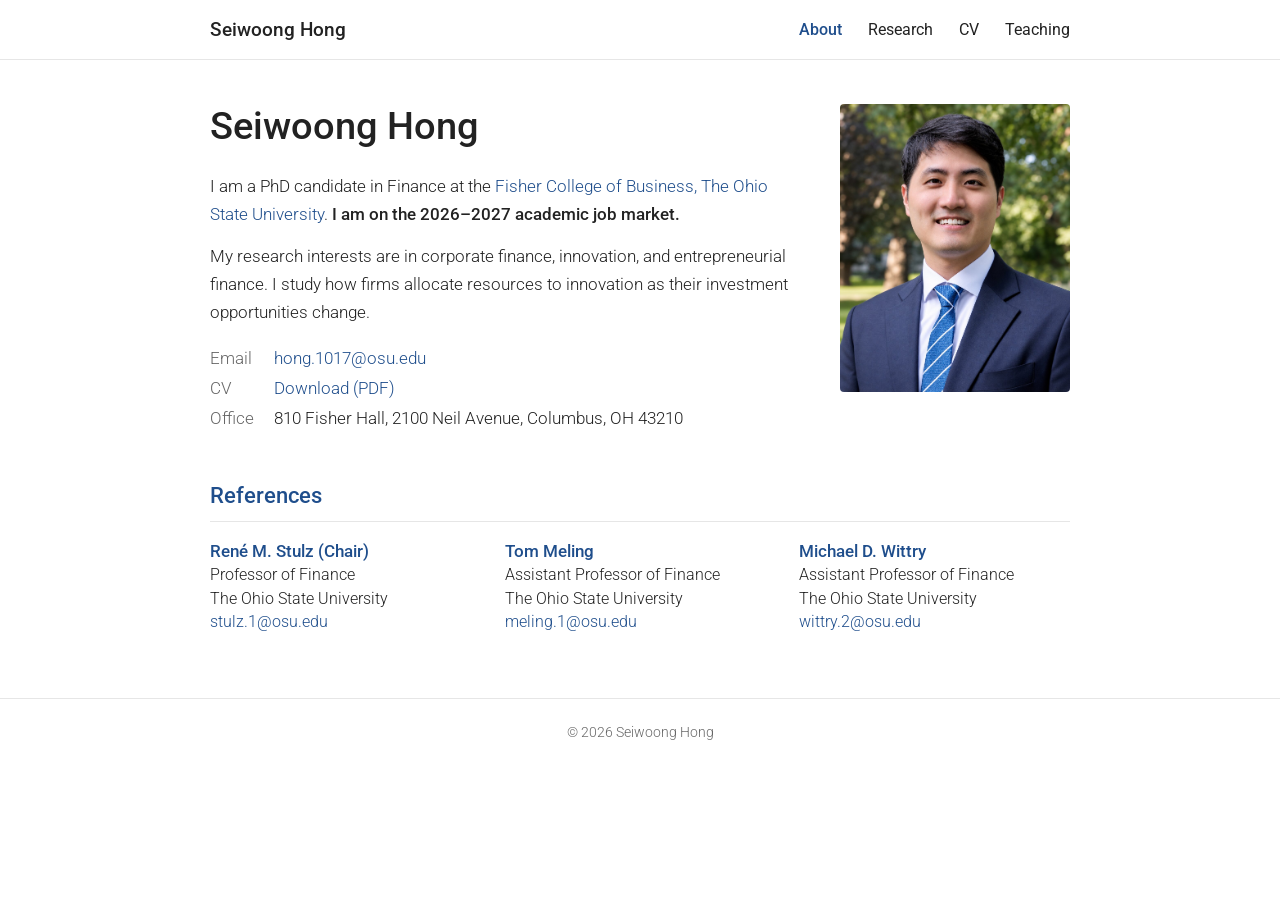
<file: index.html>
<!doctype html>
<html lang="en">
<head>
  <meta charset="utf-8">
  <meta name="viewport" content="width=device-width, initial-scale=1">
  <title>Seiwoong Hong | PhD Candidate in Finance, The Ohio State University</title>
  <meta name="description" content="Seiwoong Hong is a PhD candidate in Finance at the Fisher College of Business, The Ohio State University, on the 2026–2027 academic job market. Research in corporate finance and innovation.">
  <meta name="author" content="Seiwoong Hong">
  <link rel="canonical" href="https://seiwoonghong.com/">
  <meta property="og:title" content="Seiwoong Hong">
  <meta property="og:description" content="PhD Candidate in Finance, The Ohio State University. On the 2026–2027 academic job market.">
  <meta property="og:url" content="https://seiwoonghong.com/">
  <meta property="og:type" content="profile">
  <script type="application/ld+json">
  {
    "@context": "https://schema.org",
    "@type": "Person",
    "name": "Seiwoong Hong",
    "url": "https://seiwoonghong.com/",
    "email": "mailto:hong.1017@osu.edu",
    "jobTitle": "PhD Candidate in Finance",
    "affiliation": {"@type": "CollegeOrUniversity", "name": "Fisher College of Business, The Ohio State University"},
    "knowsAbout": ["Corporate Finance", "Innovation", "Patents", "Entrepreneurial Finance"]
  }
  </script>
  <link rel="preconnect" href="https://fonts.googleapis.com">
  <link rel="preconnect" href="https://fonts.gstatic.com" crossorigin>
  <link href="https://fonts.googleapis.com/css2?family=Roboto:wght@300;400;500&display=swap" rel="stylesheet">
  <link rel="stylesheet" href="style.css">
</head>
<body>
<header>
  <nav class="nav">
    <a class="brand" href="./">Seiwoong Hong</a>
    <ul>
      <li><a class="active" href="./">About</a></li>
      <li><a href="research.html">Research</a></li>
      <li><a href="cv.html">CV</a></li>
      <li><a href="teaching.html">Teaching</a></li>
    </ul>
  </nav>
</header>

<main>
  <div class="profile">
    <!-- 프로필 사진을 assets/profile.jpg 로 저장하세요 (세로 4:5 또는 정사각형) -->
    <img src="assets/profile.jpg" alt="Seiwoong Hong">
  </div>

  <h1>Seiwoong Hong</h1>

  <p>I am a PhD candidate in Finance at the <a href="https://fisher.osu.edu/">Fisher College of Business, The Ohio State University</a>. <strong>I am on the 2026–2027 academic job market.</strong></p>

  <p>My research interests are in corporate finance, innovation, and entrepreneurial finance. I study how firms allocate resources to innovation as their investment opportunities change.</p>

  <div class="contact">
    <div><span class="label">Email</span><a href="mailto:hong.1017@osu.edu">hong.1017@osu.edu</a></div>
    <div><span class="label">CV</span><a href="assets/CV_SeiwoongHong.pdf">Download (PDF)</a></div>
    <div><span class="label">Office</span>810 Fisher Hall, 2100 Neil Avenue, Columbus, OH 43210</div>
  </div>

  <div class="clear"></div>

  <h2>References</h2>
  <div class="refs">
    <div><strong><a href="https://fisher.osu.edu/people/stulz.1">René M. Stulz (Chair)</a></strong>Professor of Finance<br>The Ohio State University<br><a href="mailto:stulz.1@osu.edu">stulz.1@osu.edu</a></div>
    <div><strong><a href="https://fisher.osu.edu/people/meling.1">Tom Meling</a></strong>Assistant Professor of Finance<br>The Ohio State University<br><a href="mailto:meling.1@osu.edu">meling.1@osu.edu</a></div>
    <div><strong><a href="https://fisher.osu.edu/people/wittry.2">Michael D. Wittry</a></strong>Assistant Professor of Finance<br>The Ohio State University<br><a href="mailto:wittry.2@osu.edu">wittry.2@osu.edu</a></div>
  </div>
</main>

<footer>© 2026 Seiwoong Hong</footer>
</body>
</html>
</file>
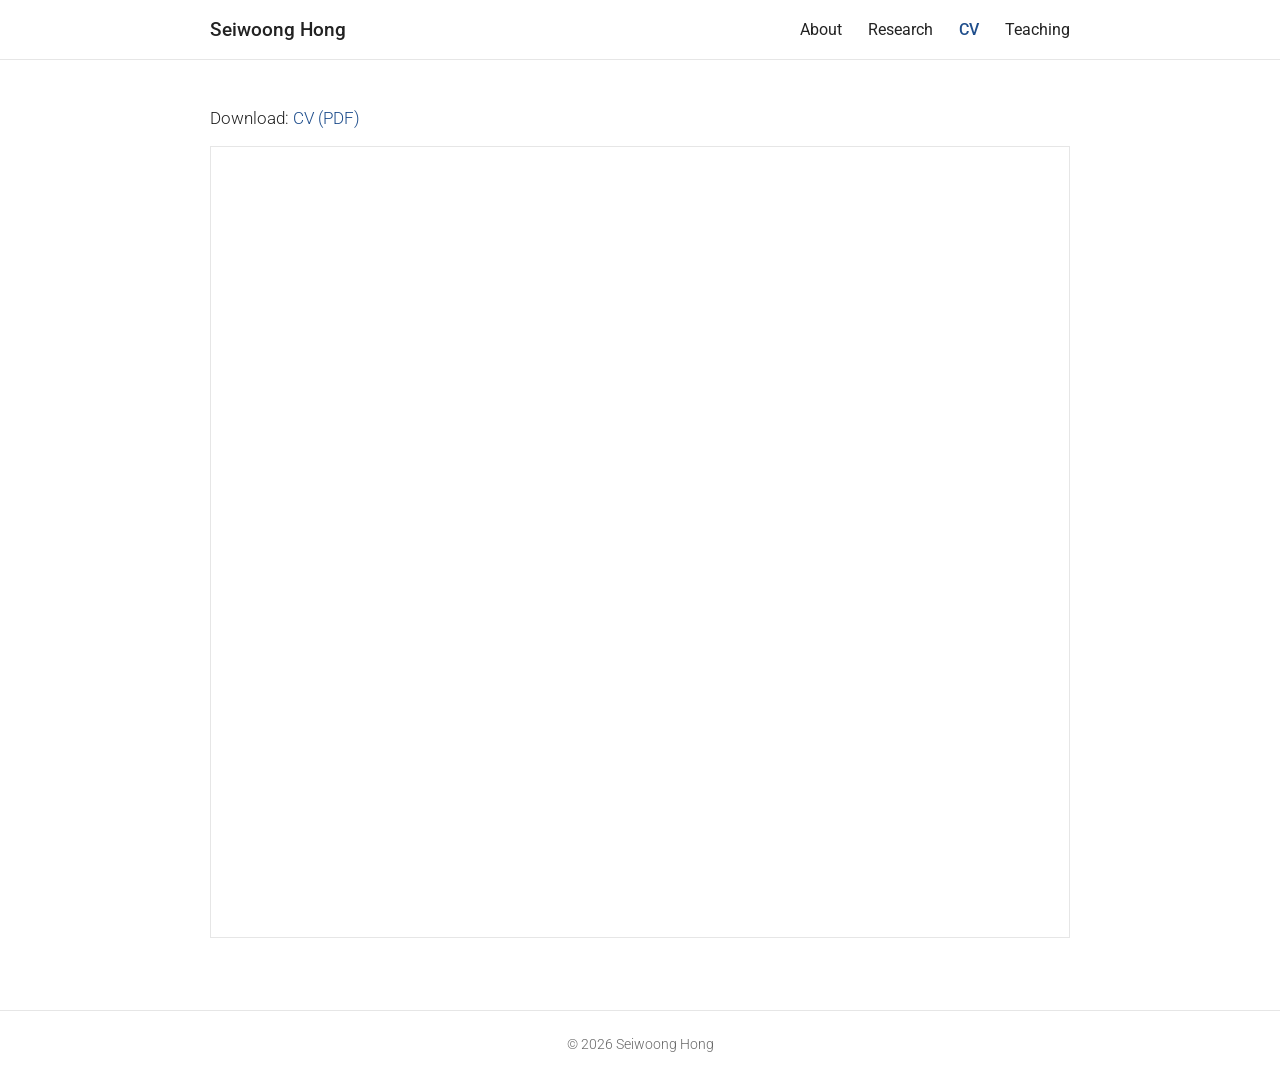
<file: cv.html>
<!doctype html>
<html lang="en">
<head>
  <meta charset="utf-8">
  <meta name="viewport" content="width=device-width, initial-scale=1">
  <title>CV | Seiwoong Hong</title>
  <meta name="description" content="Curriculum vitae of Seiwoong Hong, PhD Candidate in Finance, The Ohio State University.">
  <meta name="author" content="Seiwoong Hong">
  <link rel="canonical" href="https://seiwoonghong.com/cv.html">
  <link rel="preconnect" href="https://fonts.googleapis.com">
  <link rel="preconnect" href="https://fonts.gstatic.com" crossorigin>
  <link href="https://fonts.googleapis.com/css2?family=Roboto:wght@300;400;500&display=swap" rel="stylesheet">
  <link rel="stylesheet" href="style.css">
</head>
<body>
<header>
  <nav class="nav">
    <a class="brand" href="./">Seiwoong Hong</a>
    <ul>
      <li><a href="./">About</a></li>
      <li><a href="research.html">Research</a></li>
      <li><a class="active" href="cv.html">CV</a></li>
      <li><a href="teaching.html">Teaching</a></li>
    </ul>
  </nav>
</header>

<main>
  <p>Download: <a href="assets/CV_SeiwoongHong.pdf">CV (PDF)</a></p>
  <iframe class="cv-frame" src="assets/CV_SeiwoongHong.pdf" title="CV of Seiwoong Hong"></iframe>
</main>

<footer>© 2026 Seiwoong Hong</footer>
</body>
</html>
</file>
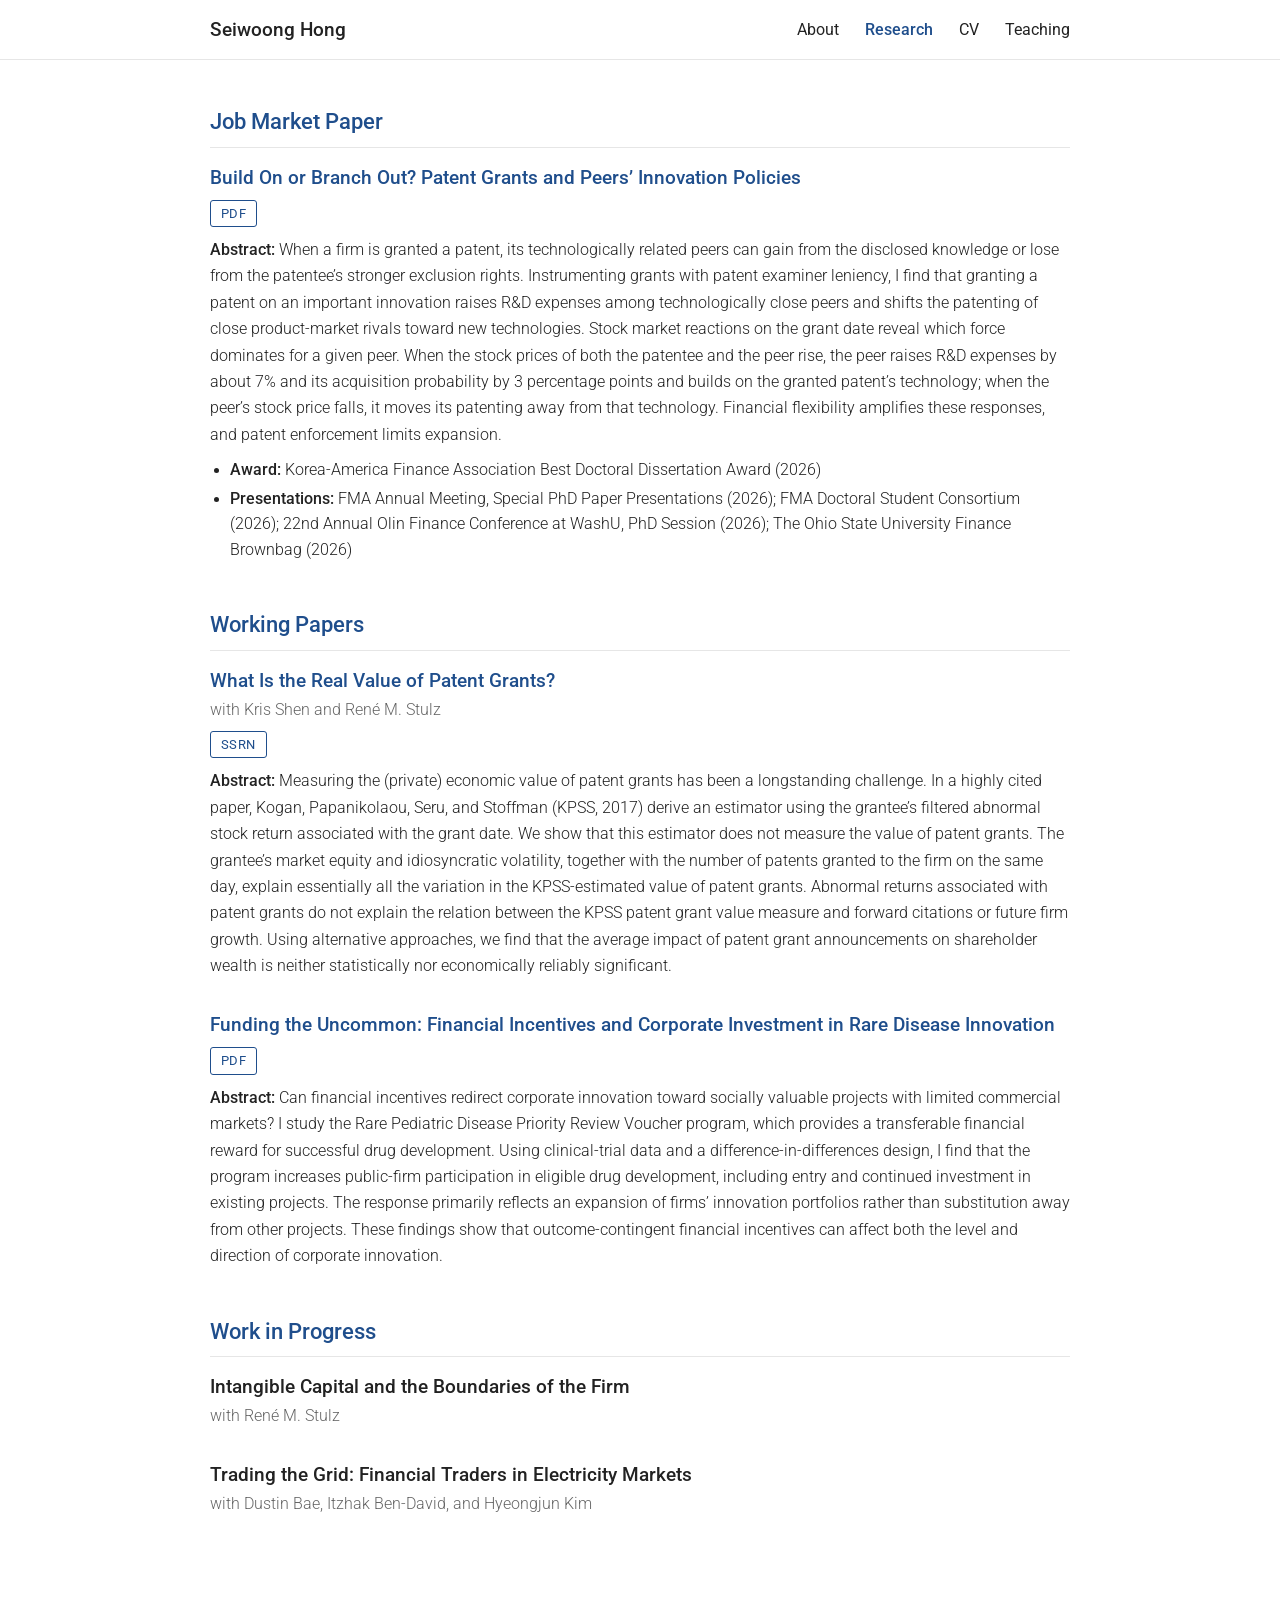
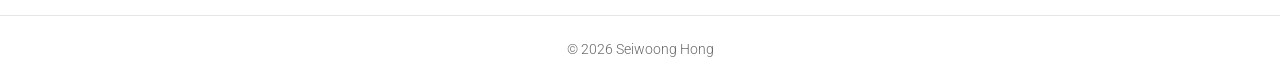
<file: research.html>
<!doctype html>
<html lang="en">
<head>
  <meta charset="utf-8">
  <meta name="viewport" content="width=device-width, initial-scale=1">
  <title>Research | Seiwoong Hong</title>
  <meta name="description" content="Research by Seiwoong Hong (The Ohio State University) on patents, corporate innovation, and investment.">
  <meta name="author" content="Seiwoong Hong">
  <link rel="canonical" href="https://seiwoonghong.com/research.html">
  <link rel="preconnect" href="https://fonts.googleapis.com">
  <link rel="preconnect" href="https://fonts.gstatic.com" crossorigin>
  <link href="https://fonts.googleapis.com/css2?family=Roboto:wght@300;400;500&display=swap" rel="stylesheet">
  <link rel="stylesheet" href="style.css">
</head>
<body>
<header>
  <nav class="nav">
    <a class="brand" href="./">Seiwoong Hong</a>
    <ul>
      <li><a href="./">About</a></li>
      <li><a class="active" href="research.html">Research</a></li>
      <li><a href="cv.html">CV</a></li>
      <li><a href="teaching.html">Teaching</a></li>
    </ul>
  </nav>
</header>

<main>
  <h2 style="margin-top:0">Job Market Paper</h2>

  <div class="paper" id="jmp">
    <div class="title"><a href="assets/Hong_JMP.pdf">Build On or Branch Out? Patent Grants and Peers’ Innovation Policies</a></div>
    <div class="btns"><a href="assets/Hong_JMP.pdf">PDF</a></div>
    <div class="abstract"><strong>Abstract:</strong> When a firm is granted a patent, its technologically related peers can gain from the disclosed knowledge or lose from the patentee’s stronger exclusion rights. Instrumenting grants with patent examiner leniency, I find that granting a patent on an important innovation raises R&amp;D expenses among technologically close peers and shifts the patenting of close product-market rivals toward new technologies. Stock market reactions on the grant date reveal which force dominates for a given peer. When the stock prices of both the patentee and the peer rise, the peer raises R&amp;D expenses by about 7% and its acquisition probability by 3 percentage points and builds on the granted patent’s technology; when the peer’s stock price falls, it moves its patenting away from that technology. Financial flexibility amplifies these responses, and patent enforcement limits expansion.</div>
    <ul>
      <li><strong>Award:</strong> Korea-America Finance Association Best Doctoral Dissertation Award (2026)</li>
      <li><strong>Presentations:</strong> FMA Annual Meeting, Special PhD Paper Presentations (2026); FMA Doctoral Student Consortium (2026); 22nd Annual Olin Finance Conference at WashU, PhD Session (2026); The Ohio State University Finance Brownbag (2026)</li>
    </ul>
  </div>

  <h2>Working Papers</h2>

  <div class="paper">
    <div class="title"><a href="https://papers.ssrn.com/sol3/papers.cfm?abstract_id=7733519">What Is the Real Value of Patent Grants?</a></div>
    <div class="coauthors">with Kris Shen and René M. Stulz</div>
    <div class="btns"><a href="https://papers.ssrn.com/sol3/papers.cfm?abstract_id=7733519">SSRN</a></div>
    <div class="abstract"><strong>Abstract:</strong> Measuring the (private) economic value of patent grants has been a longstanding challenge. In a highly cited paper, Kogan, Papanikolaou, Seru, and Stoffman (KPSS, 2017) derive an estimator using the grantee’s filtered abnormal stock return associated with the grant date. We show that this estimator does not measure the value of patent grants. The grantee’s market equity and idiosyncratic volatility, together with the number of patents granted to the firm on the same day, explain essentially all the variation in the KPSS-estimated value of patent grants. Abnormal returns associated with patent grants do not explain the relation between the KPSS patent grant value measure and forward citations or future firm growth. Using alternative approaches, we find that the average impact of patent grant announcements on shareholder wealth is neither statistically nor economically reliably significant.</div>
  </div>

  <div class="paper">
    <div class="title"><a href="assets/Hong_RareDisease.pdf">Funding the Uncommon: Financial Incentives and Corporate Investment in Rare Disease Innovation</a></div>
    <div class="btns"><a href="assets/Hong_RareDisease.pdf">PDF</a></div>
    <div class="abstract"><strong>Abstract:</strong> Can financial incentives redirect corporate innovation toward socially valuable projects with limited commercial markets? I study the Rare Pediatric Disease Priority Review Voucher program, which provides a transferable financial reward for successful drug development. Using clinical-trial data and a difference-in-differences design, I find that the program increases public-firm participation in eligible drug development, including entry and continued investment in existing projects. The response primarily reflects an expansion of firms’ innovation portfolios rather than substitution away from other projects. These findings show that outcome-contingent financial incentives can affect both the level and direction of corporate innovation.</div>
  </div>

  <h2>Work in Progress</h2>

  <div class="paper">
    <div class="title">Intangible Capital and the Boundaries of the Firm</div>
    <div class="coauthors">with René M. Stulz</div>
  </div>

  <div class="paper">
    <div class="title">Trading the Grid: Financial Traders in Electricity Markets</div>
    <div class="coauthors">with Dustin Bae, Itzhak Ben-David, and Hyeongjun Kim</div>
  </div>
</main>

<footer>© 2026 Seiwoong Hong</footer>
</body>
</html>
</file>
<file: style.css>
/* Seiwoong Hong — academic website */
:root {
  --text: #222222;
  --muted: #666666;
  --accent: #1f4e8c;   /* navy */
  --line: #e6e6e6;
  --bg: #ffffff;
  --soft: #f6f7f9;
}
* { box-sizing: border-box; }
html { -webkit-text-size-adjust: 100%; }
body {
  margin: 0;
  background: var(--bg);
  color: var(--text);
  font-family: "Roboto", -apple-system, BlinkMacSystemFont, "Segoe UI", Helvetica, Arial, sans-serif;
  font-weight: 300;
  font-size: 17px;
  line-height: 1.65;
}
strong, b { font-weight: 500; }
a { color: var(--accent); text-decoration: none; }
a:hover { text-decoration: underline; }

/* Navigation */
header { border-bottom: 1px solid var(--line); background: var(--bg); }
.nav {
  max-width: 900px; margin: 0 auto; padding: 14px 20px;
  display: flex; align-items: center; justify-content: space-between; gap: 12px; flex-wrap: wrap;
}
.nav .brand { color: var(--text); font-size: 19px; font-weight: 500; }
.nav ul { list-style: none; margin: 0; padding: 0; display: flex; gap: 26px; flex-wrap: wrap; }
.nav ul a { color: var(--text); font-size: 16px; font-weight: 400; }
.nav ul a:hover { color: var(--accent); text-decoration: none; }
.nav ul a.active { color: var(--accent); font-weight: 500; }

/* Page */
main { max-width: 900px; margin: 0 auto; padding: 44px 20px 64px; }
h1 { font-size: 38px; font-weight: 500; margin: 0 0 22px; line-height: 1.2; }
.subtitle { color: var(--muted); font-size: 16px; margin: 0 0 28px; }
h2 {
  font-size: 22px; font-weight: 500; color: var(--accent);
  margin: 44px 0 18px; padding-bottom: 6px; border-bottom: 1px solid var(--line);
}
p { margin: 0 0 14px; }

/* About */
.profile { float: right; width: 230px; margin: 0 0 20px 32px; }
.profile img { width: 100%; border-radius: 4px; display: block; }
.contact { margin-top: 18px; }
.contact div { margin-bottom: 2px; }
.contact .label { display: inline-block; width: 64px; color: var(--muted); }
.clear { clear: both; }

.refs { display: grid; grid-template-columns: repeat(3, 1fr); gap: 24px; font-size: 15.5px; line-height: 1.5; }
.refs strong { display: block; font-size: 16.5px; }

/* Papers */
.paper { margin: 0 0 34px; }
.paper .title { font-size: 18.5px; font-weight: 500; line-height: 1.4; }
.paper .title a { color: var(--accent); }
.paper .note { color: var(--muted); font-weight: 400; font-size: 16px; }
.paper .coauthors { color: var(--muted); font-size: 16px; margin-top: 2px; }
.paper .abstract { margin-top: 10px; font-size: 16px; }
.paper ul { margin: 10px 0 0; padding-left: 20px; font-size: 15.5px; }
.paper ul li { margin-bottom: 3px; }
.btns { margin-top: 8px; display: flex; gap: 8px; flex-wrap: wrap; }
.btns a {
  font-size: 13px; font-weight: 400; letter-spacing: .03em; text-transform: uppercase;
  padding: 2px 10px; border: 1px solid var(--accent); border-radius: 3px; color: var(--accent);
}
.btns a:hover { background: var(--accent); color: #fff; text-decoration: none; }

/* CV */
.cv-frame { width: 100%; height: 88vh; border: 1px solid var(--line); }

footer { border-top: 1px solid var(--line); color: var(--muted); font-size: 14px; text-align: center; padding: 22px 20px; }

@media (max-width: 680px) {
  h1 { font-size: 32px; }
  .profile { float: none; width: 180px; margin: 0 0 22px; }
  .refs { grid-template-columns: 1fr; gap: 16px; }
  .cv-frame { height: 75vh; }
}
</file>
